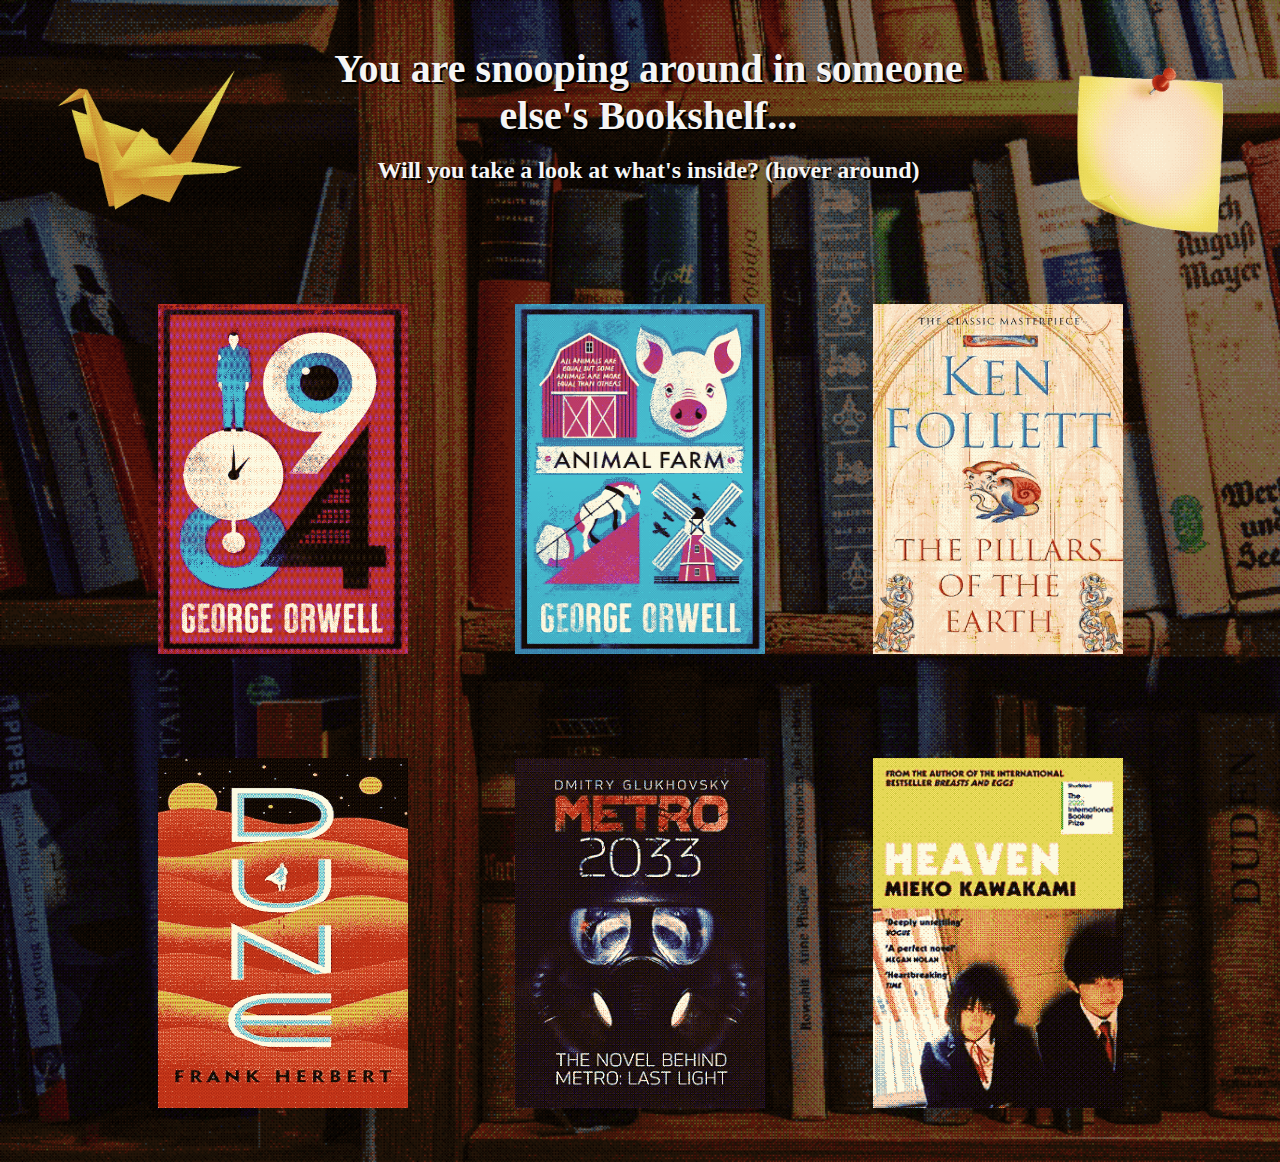
<file: index.html>
<!DOCTYPE html>
<html lang="en">
  <head>
    <meta charset="UTF-8" />
    <meta name="viewport" content="width=device-width, initial-scale=1.0" />
    <title>GCB's Bookshelf</title>
    <link rel="icon" type="image/x-icon" href="images/mc-bookshelf.ico" />
    <link rel="stylesheet" href="style.css" />
  </head>
  <body>
    <header>
      <div class="header-container">
        <div class="link-container">
          <a href="links.html" class="imgtxt">
            <img src="images/link-crane.png" alt="Links" />
            <span>LINKS</span>
          </a>
        </div>
        <div class="header-class">
          <h1>You are snooping around in someone else's Bookshelf...</h1>
          <br />
          <h2>Will you take a look at what's inside? (hover around)</h2>
        </div>
        <div class="about-container">
          <a href="about.html" class="imgtxt">
            <img src="images/about-note.png" alt="About" />
            <span>ABOUT</span>
          </a>
        </div>
      </div>
    </header>
    <main>
      <article>
        <section>
          <div class="book-list">
            <div class="book-display">
              <a href="books/1984.html" class="imgbook">
                <img src="images/books/1984.png" alt="George Orwell 1984" />
              </a>
            </div>
            <div class="book-display">
              <a href="books/Animal Farm.html" class="imgbook">
                <img
                  src="images/books/Animal Farm.png"
                  alt="George Orwell Animal Farm"
                />
              </a>
            </div>
            <div class="book-display">
              <a href="books/Pillars.html" class="imgbook">
                <img
                  src="images/books/Pillars.png"
                  alt="Kenn Follet The Pillars of the Earth"
                />
              </a>
            </div>
          </div>
          <div class="book-list">
            <div class="book-display">
              <a href="books/Dune.html" class="imgbook">
                <img src="images/books/Dune.png" alt="Frank Herbert Dune" />
              </a>
            </div>
            <div class="book-display">
              <a href="books/Metro 2033.html" class="imgbook">
                <img
                  src="images/books/Metro.png"
                  alt="Dmitry Glukhovsky Metro 2033"
                />
              </a>
            </div>
            <div class="book-display">
              <a href="books/Heaven.html" class="imgbook">
                <img
                  src="images/books/Heaven.png"
                  alt="Mieko Kawakami Heaven"
                />
              </a>
            </div>
          </div>
        </section>
      </article>
    </main>
  </body>
</html>
</file>
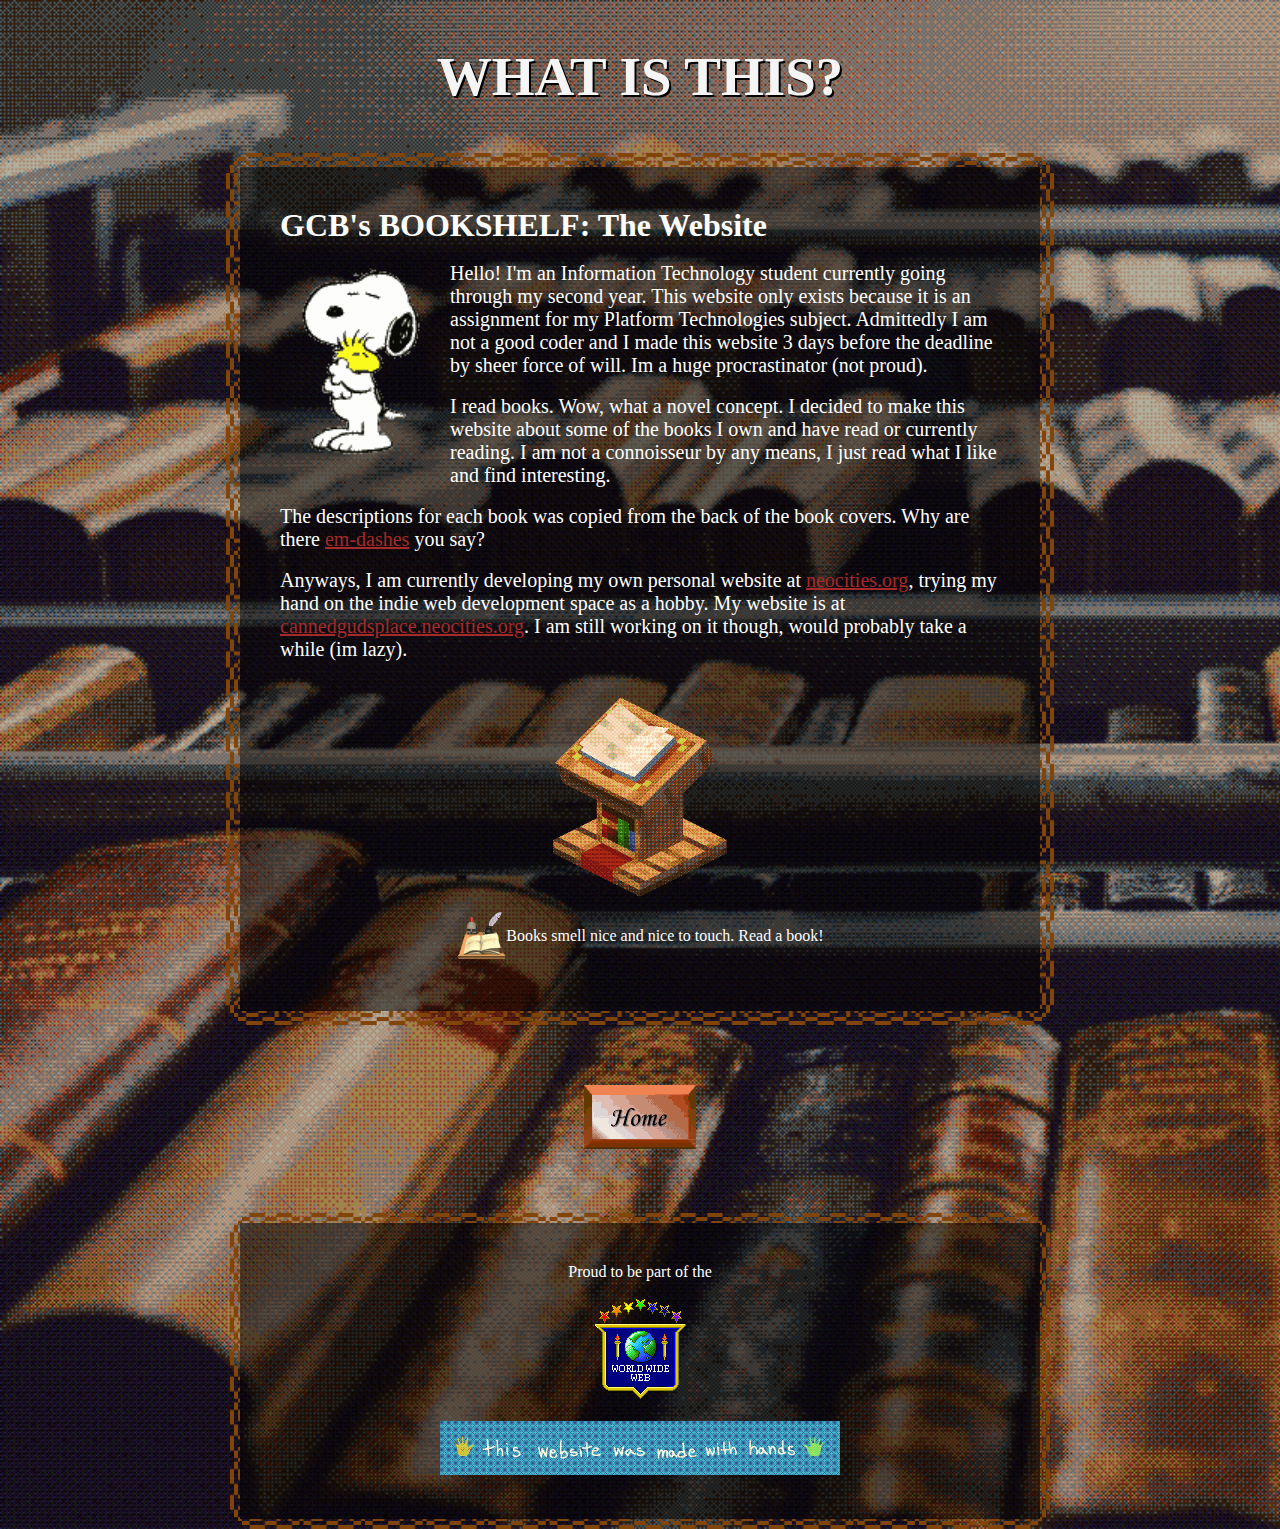
<file: about.html>
<!DOCTYPE html>
<html lang="en">
  <head>
    <meta charset="UTF-8" />
    <meta name="viewport" content="width=device-width, initial-scale=1.0" />
    <title>About</title>
    <link rel="icon" type="image/x-icon" href="images/mc-bookshelf.ico" />
    <link rel="stylesheet" href="style2.css" />
    <style>
      body {
        background: rgba(0, 0, 0, 0.3) url("images/book-lot.png");
        background-size: cover;
        background-blend-mode: darken;
        background-repeat: repeat-x;
      }
    </style>
  </head>
  <body>
    <header>
      <div class="header-class">
        <h1>WHAT IS THIS?</h1>
      </div>
    </header>
    <main>
      <article>
        <section>
          <div class="broider">
            <div class="text-container">
              <h2>GCB's BOOKSHELF: The Website</h2>
              <br />
              <img
                src="images/misc/snoopy.gif"
                alt="snoopy"
                width="150px"
                height="200px"
                id="img1"
              />
              <p>
                Hello! I'm an Information Technology student currently going
                through my second year. This website only exists because it is
                an assignment for my Platform Technologies subject. Admittedly I
                am not a good coder and I made this website 3 days before the
                deadline by sheer force of will. Im a huge procrastinator (not
                proud).
              </p>
              <br />
              <p>
                I read books. Wow, what a novel concept. I decided to make this
                website about some of the books I own and have read or currently
                reading. I am not a connoisseur by any means, I just read what I
                like and find interesting.
              </p>
              <br />
              <p>
                The descriptions for each book was copied from the back of the
                book covers. Why are there
                <a
                  href="https://the-em-dash.com/"
                  style="color: brown"
                  target="_blank"
                  >em-dashes</a
                >
                you say?
              </p>
              <br />
              <p>
                Anyways, I am currently developing my own personal website at
                <a
                  href="https://neocities.org/browse"
                  style="color: brown"
                  target="_blank"
                  >neocities.org</a
                >, trying my hand on the indie web development space as a hobby.
                My website is at
                <a
                  href="https://cannedgudsplace.neocities.org/"
                  style="color: brown"
                  target="_blank"
                  >cannedgudsplace.neocities.org</a
                >. I am still working on it though, would probably take a while
                (im lazy).
              </p>
              <br />
              <br />
              <div style="text-align: center">
                <img
                  src="images/misc/lecternbook.png"
                  width="200px"
                  height="200px"
                  alt="Minecraft Lectern"
                />
              </div>
              <div class="textbox">
                <img
                  src="images/misc/bookflip.gif"
                  width="50px"
                  height="50px"
                />
                <p style="font-size: 16px">
                  Books smell nice and nice to touch. Read a book!
                </p>
              </div>
            </div>
          </div>
        </section>
        <div style="text-align: center; margin-top: 60px">
          <a href="index.html">
            <img src="images/misc/home.gif" alt="Home Button" />
          </a>
        </div>
        <section>
          <div class="www-broider">
            <div class="www-container">
              <p style="font-size: 16px">Proud to be part of the</p>
              <br />
              <img src="images/misc/www-badge.gif" alt="WWW Badge" />
              <br />
              <br />
              <img
                src="images/misc/hands.png"
                alt="Made With Hands"
                width="400px"
              />
            </div>
          </div>
        </section>
      </article>
    </main>
  </body>
</html>
</file>
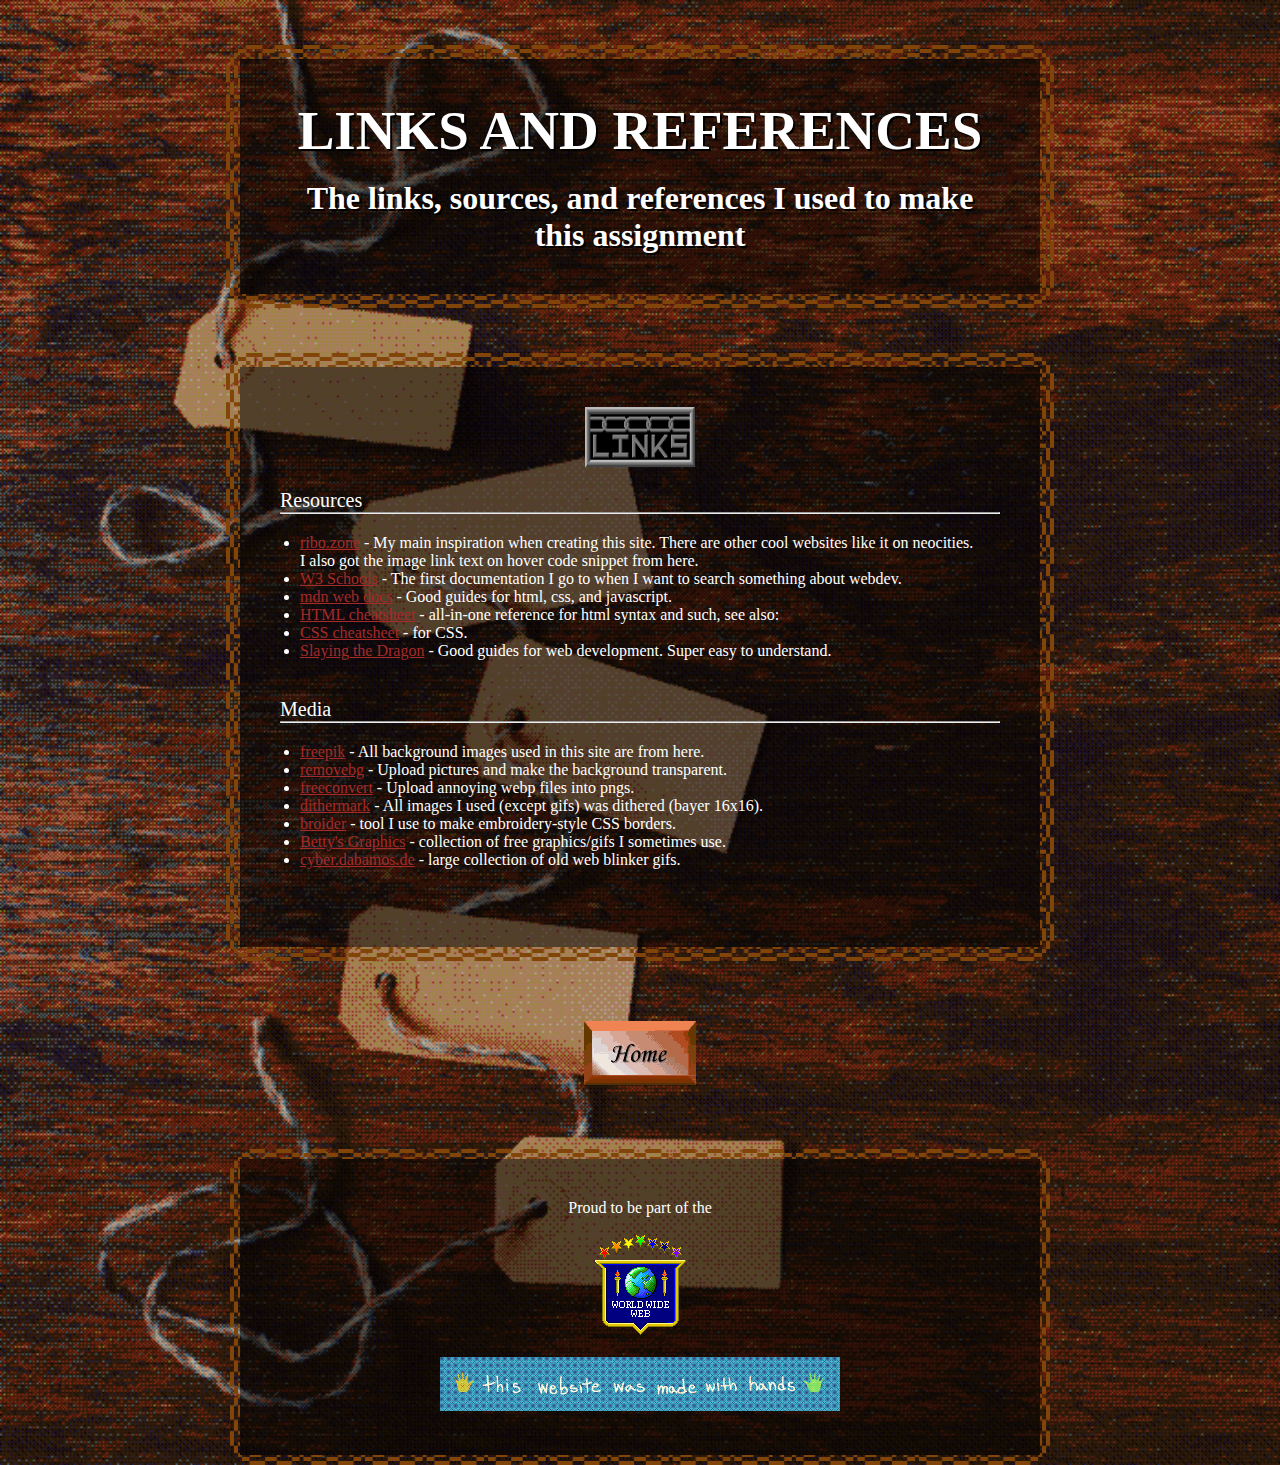
<file: links.html>
<!DOCTYPE html>
<html lang="en">
  <head>
    <meta charset="UTF-8" />
    <meta name="viewport" content="width=device-width, initial-scale=1.0" />
    <title>About</title>
    <link rel="icon" type="image/x-icon" href="images/mc-bookshelf.ico" />
    <link rel="stylesheet" href="style2.css" />
    <style>
      body {
        background: rgba(0, 0, 0, 0.3) url("images/links-page.png");
        background-size: cover;
        background-blend-mode: darken;
        background-repeat: repeat-x;
      }
    </style>
  </head>
  <body>
    <header>
      <div class="header-class">
        <div class="broider">
          <div class="text-container">
            <h1>LINKS AND REFERENCES</h1>
            <br />
            <h2>
              The links, sources, and references I used to make this assignment
            </h2>
          </div>
        </div>
      </div>
    </header>
    <main>
      <article>
        <section>
          <div class="broider">
            <div class="text-container">
              <div style="text-align: center">
                <img
                  src="images/misc/links.gif"
                  alt="Links"
                  width="110px"
                  height="60px"
                />
              </div>
              <br />
              <p>Resources</p>
              <hr />
              <div style="padding: 20px">
                <ul>
                  <li>
                    <a
                      href="https://ribo.zone/"
                      style="color: brown"
                      target="_blank"
                      >ribo.zone</a
                    >
                    - My main inspiration when creating this site. There are
                    other cool websites like it on neocities. I also got the
                    image link text on hover code snippet from here.
                  </li>
                  <li>
                    <a
                      href="https://www.w3schools.com/"
                      style="color: brown"
                      target="_blank"
                      >W3 Schools</a
                    >
                    - The first documentation I go to when I want to search
                    something about webdev.
                  </li>
                  <li>
                    <a
                      href="https://developer.mozilla.org/en-US/"
                      style="color: brown"
                      target="_blank"
                      >mdn web docs</a
                    >
                    - Good guides for html, css, and javascript.
                  </li>
                  <li>
                    <a
                      href="https://htmlcheatsheet.com/"
                      style="color: brown"
                      target="_blank"
                      >HTML cheatsheet</a
                    >
                    - all-in-one reference for html syntax and such, see also:
                  </li>
                  <li>
                    <a
                      href="https://htmlcheatsheet.com/css/"
                      style="color: brown"
                      target="_blank"
                      >CSS cheatsheet</a
                    >
                    - for CSS.
                  </li>
                  <li>
                    <a
                      href="https://www.youtube.com/@slayingthedragon"
                      style="color: brown"
                      target="_blank"
                      >Slaying the Dragon</a
                    >
                    - Good guides for web development. Super easy to understand.
                  </li>
                </ul>
              </div>
              <br />
              <p>Media</p>
              <hr />
              <div style="padding: 20px">
                <ul>
                  <li>
                    <a
                      href="https://www.freepik.com/"
                      style="color: brown"
                      target="_blank"
                      >freepik</a
                    >
                    - All background images used in this site are from here.
                  </li>
                  <li>
                    <a
                      href="https://www.remove.bg/"
                      style="color: brown"
                      target="_blank"
                      >removebg</a
                    >
                    - Upload pictures and make the background transparent.
                  </li>
                  <li>
                    <a
                      href="https://www.freeconvert.com/webp-to-png"
                      style="color: brown"
                      target="_blank"
                      >freeconvert</a
                    >
                    - Upload annoying webp files into pngs.
                  </li>
                  <li>
                    <a
                      href="https://app.dithermark.com/"
                      style="color: brown"
                      target="_blank"
                      >dithermark</a
                    >
                    - All images I used (except gifs) was dithered (bayer
                    16x16).
                  </li>
                  <li>
                    <a
                      href="https://maxbittker.github.io/broider/"
                      style="color: brown"
                      target="_blank"
                      >broider</a
                    >
                    - tool I use to make embroidery-style CSS borders.
                  </li>
                  <li>
                    <a
                      href="https://bettysgraphics.neocities.org/"
                      style="color: brown"
                      target="_blank"
                      >Betty's Graphics</a
                    >
                    - collection of free graphics/gifs I sometimes use.
                  </li>
                  <li>
                    <a
                      href="https://cyber.dabamos.de/88x31/index.html"
                      style="color: brown"
                      target="_blank"
                      >cyber.dabamos.de</a
                    >
                    - large collection of old web blinker gifs.
                  </li>
                </ul>
              </div>
              <br />
            </div>
          </div>
        </section>
        <div style="text-align: center; margin-top: 60px">
          <a href="index.html">
            <img src="images/misc/home.gif" alt="Home Button" />
          </a>
        </div>
        <section>
          <div class="www-broider">
            <div class="www-container">
              <p style="font-size: 16px">Proud to be part of the</p>
              <br />
              <img src="images/misc/www-badge.gif" alt="WWW Badge" />
              <br />
              <br />
              <img
                src="images/misc/hands.png"
                alt="Made With Hands"
                width="400px"
              />
            </div>
          </div>
        </section>
      </article>
    </main>
  </body>
</html>
</file>
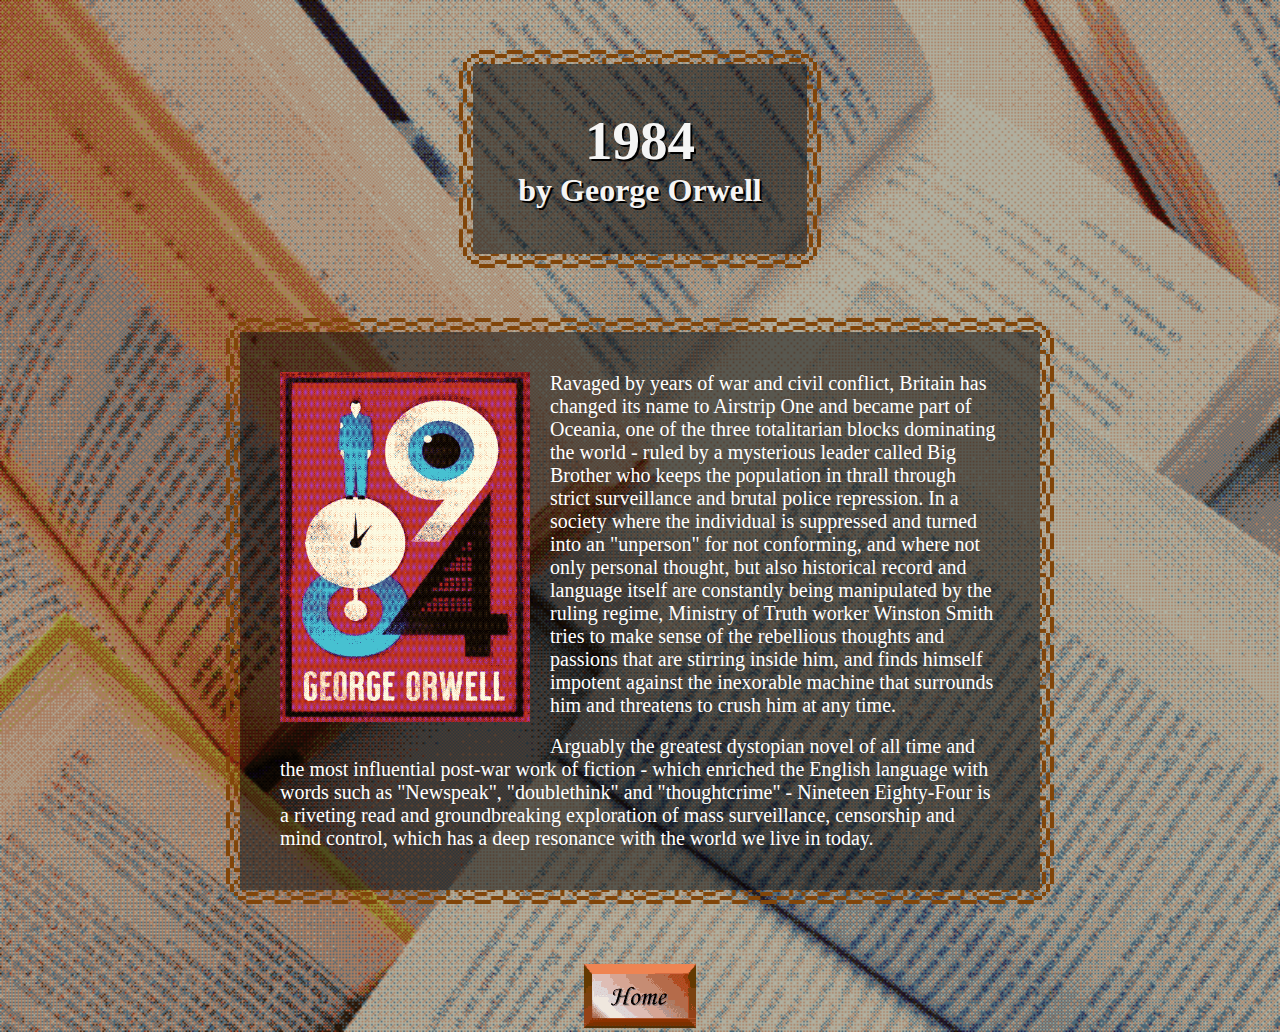
<file: books/1984.html>
<!DOCTYPE html>
<html lang="en">
  <head>
    <meta charset="UTF-8" />
    <meta name="viewport" content="width=device-width, initial-scale=1.0" />
    <title>1984</title>
    <link rel="icon" type="image/x-icon" href="../images/mc-bookshelf.ico" />
    <link rel="stylesheet" href="../style2.css" />
    <style>
      body {
        background: rgba(0, 0, 0, 0.3) url("../images/openbook.png");
        background-size: cover;
        background-blend-mode: darken;
        background-repeat: repeat-x;
      }
    </style>
  </head>
  <body>
    <header style="text-align: center; margin-top: 50px">
      <div class="broider">
        <div class="header-class-book">
          <h1>1984</h1>
          <h2>by George Orwell</h2>
        </div>
      </div>
    </header>
    <main>
      <article>
        <section style="margin-top: 50px">
          <div class="broider">
            <div class="text-container">
              <img
                src="../images/books/1984.png"
                alt="1984 Book Cover"
                width="250px"
                height="350px"
                id="img1"
              />
              <p>
                Ravaged by years of war and civil conflict, Britain has changed
                its name to Airstrip One and became part of Oceania, one of the
                three totalitarian blocks dominating the world - ruled by a
                mysterious leader called Big Brother who keeps the population in
                thrall through strict surveillance and brutal police repression.
                In a society where the individual is suppressed and turned into
                an "unperson" for not conforming, and where not only personal
                thought, but also historical record and language itself are
                constantly being manipulated by the ruling regime, Ministry of
                Truth worker Winston Smith tries to make sense of the rebellious
                thoughts and passions that are stirring inside him, and finds
                himself impotent against the inexorable machine that surrounds
                him and threatens to crush him at any time.
              </p>
              <br />
              <p>
                Arguably the greatest dystopian novel of all time and the most
                influential post-war work of fiction - which enriched the
                English language with words such as "Newspeak", "doublethink"
                and "thoughtcrime" - Nineteen Eighty-Four is a riveting read and
                groundbreaking exploration of mass surveillance, censorship and
                mind control, which has a deep resonance with the world we live
                in today.
              </p>
            </div>
          </div>
        </section>
        <div style="text-align: center; margin-top: 60px">
          <a href="../index.html">
            <img src="../images/misc/home.gif" alt="Home Button" />
          </a>
        </div>
      </article>
    </main>
  </body>
</html>
</file>
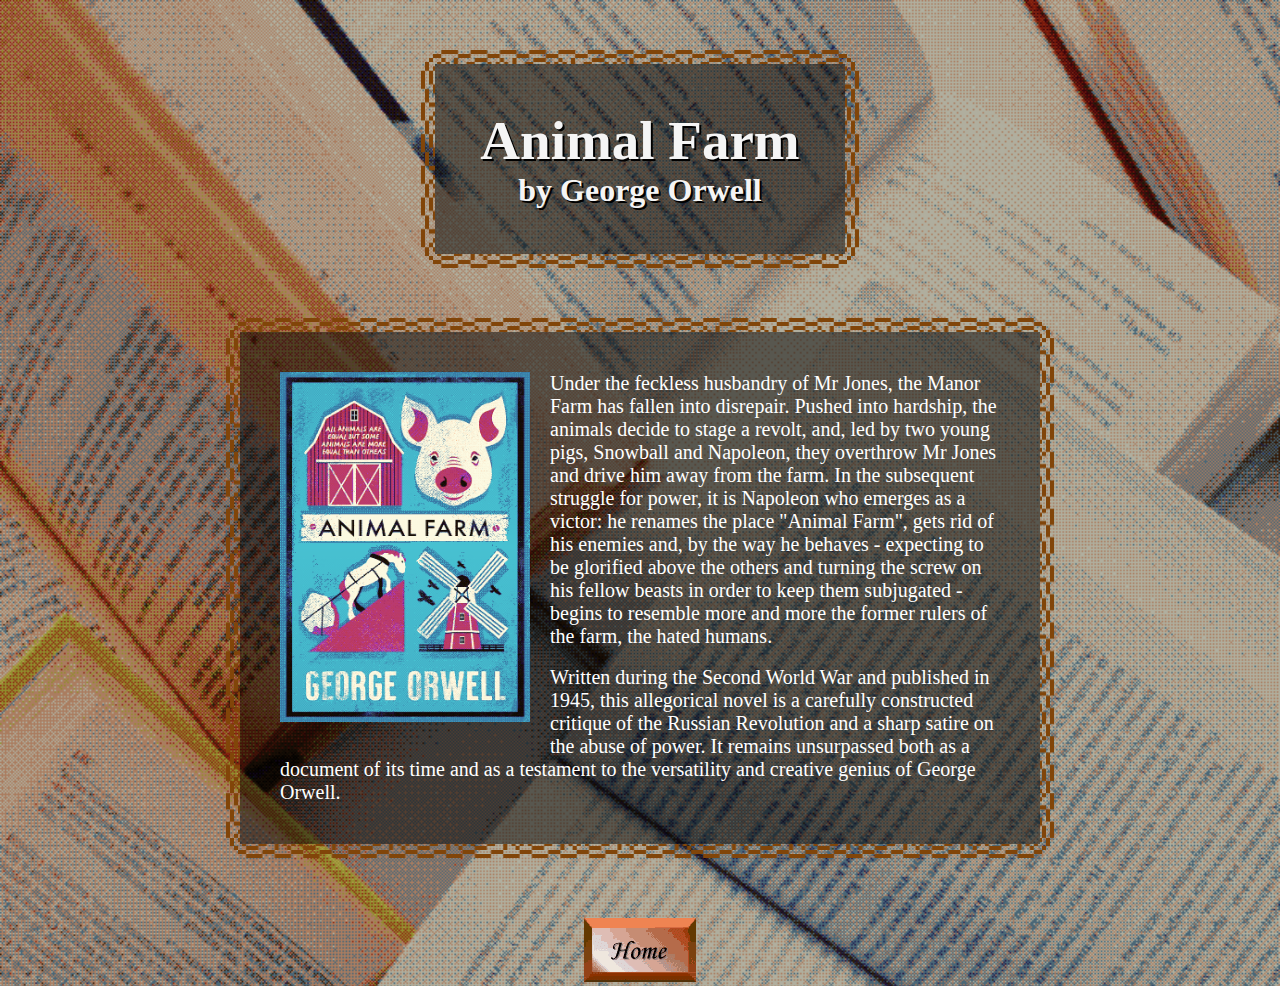
<file: books/Animal Farm.html>
<!DOCTYPE html>
<html lang="en">
  <head>
    <meta charset="UTF-8" />
    <meta name="viewport" content="width=device-width, initial-scale=1.0" />
    <title>Animal Farm</title>
    <link rel="icon" type="image/x-icon" href="../images/mc-bookshelf.ico" />
    <link rel="stylesheet" href="../style2.css" />
    <style>
      body {
        background: rgba(0, 0, 0, 0.3) url("../images/openbook.png");
        background-size: cover;
        background-blend-mode: darken;
        background-repeat: repeat-x;
      }
    </style>
  </head>
  <body>
    <header style="text-align: center; margin-top: 50px">
      <div class="broider">
        <div class="header-class-book">
          <h1>Animal Farm</h1>
          <h2>by George Orwell</h2>
        </div>
      </div>
    </header>
    <main>
      <article>
        <section style="margin-top: 50px">
          <div class="broider">
            <div class="text-container">
              <img
                src="../images/books/Animal Farm.png"
                alt="Animal Farm Book Cover"
                width="250px"
                height="350px"
                id="img1"
              />
              <p>
                Under the feckless husbandry of Mr Jones, the Manor Farm has
                fallen into disrepair. Pushed into hardship, the animals decide
                to stage a revolt, and, led by two young pigs, Snowball and
                Napoleon, they overthrow Mr Jones and drive him away from the
                farm. In the subsequent struggle for power, it is Napoleon who
                emerges as a victor: he renames the place "Animal Farm", gets
                rid of his enemies and, by the way he behaves - expecting to be
                glorified above the others and turning the screw on his fellow
                beasts in order to keep them subjugated - begins to resemble
                more and more the former rulers of the farm, the hated humans.
              </p>
              <br />
              <p>
                Written during the Second World War and published in 1945, this
                allegorical novel is a carefully constructed critique of the
                Russian Revolution and a sharp satire on the abuse of power. It
                remains unsurpassed both as a document of its time and as a
                testament to the versatility and creative genius of George
                Orwell.
              </p>
            </div>
          </div>
        </section>
        <div style="text-align: center; margin-top: 60px">
          <a href="../index.html">
            <img src="../images/misc/home.gif" alt="Home Button" />
          </a>
        </div>
      </article>
    </main>
  </body>
</html>
</file>
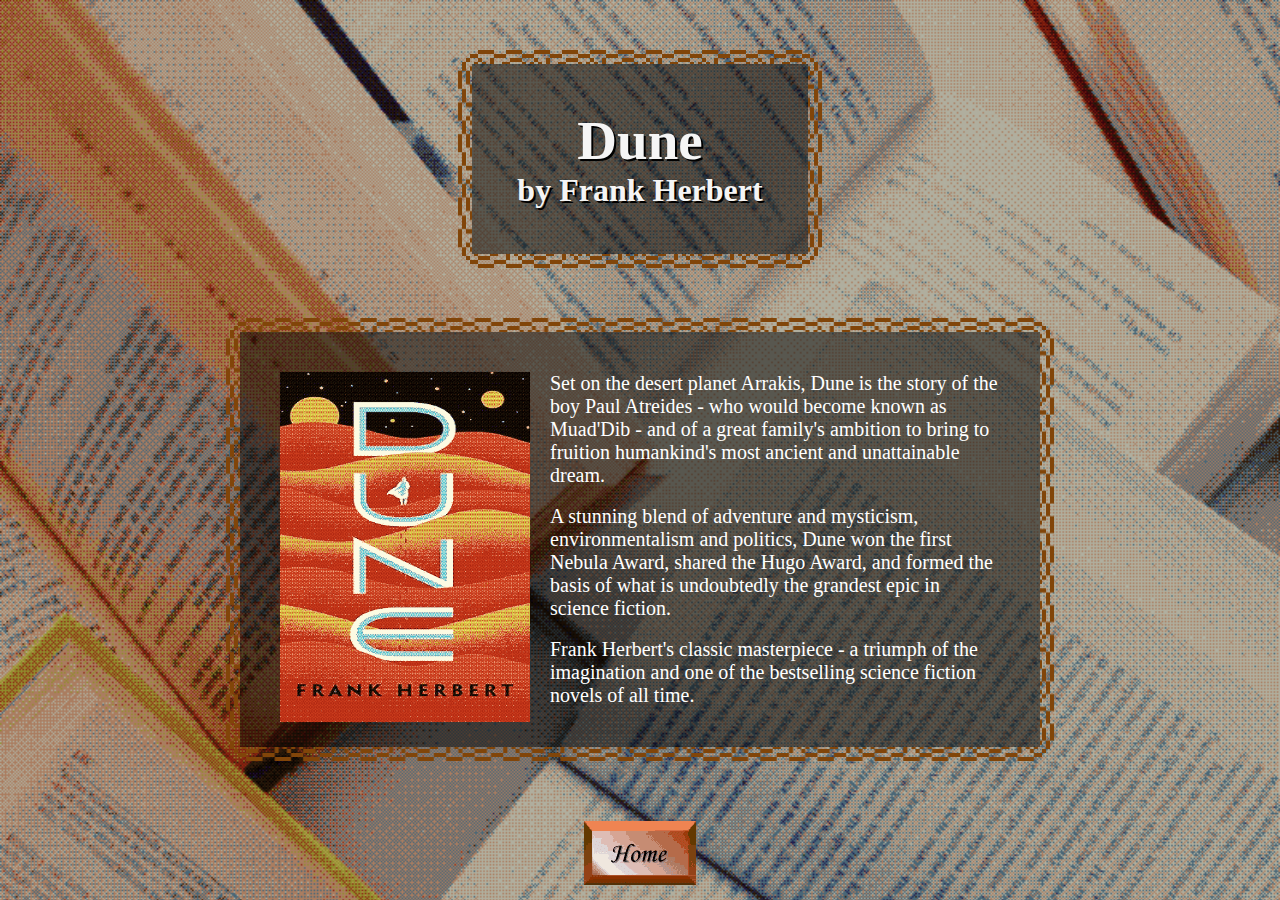
<file: books/Dune.html>
<!DOCTYPE html>
<html lang="en">
  <head>
    <meta charset="UTF-8" />
    <meta name="viewport" content="width=device-width, initial-scale=1.0" />
    <title>Dune</title>
    <link rel="icon" type="image/x-icon" href="../images/mc-bookshelf.ico" />
    <link rel="stylesheet" href="../style2.css" />
    <style>
      body {
        background: rgba(0, 0, 0, 0.3) url("../images/openbook.png");
        background-size: cover;
        background-blend-mode: darken;
        background-repeat: repeat-x;
      }
    </style>
  </head>
  <body>
    <header style="text-align: center; margin-top: 50px">
      <div class="broider">
        <div class="header-class-book">
          <h1>Dune</h1>
          <h2>by Frank Herbert</h2>
        </div>
      </div>
    </header>
    <main>
      <article>
        <section style="margin-top: 50px">
          <div class="broider">
            <div class="text-container">
              <img
                src="../images/books/Dune.png"
                alt="Dune Book Cover"
                width="250px"
                height="350px"
                id="img1"
              />
              <p>
                Set on the desert planet Arrakis, Dune is the story of the boy
                Paul Atreides - who would become known as Muad'Dib - and of a
                great family's ambition to bring to fruition humankind's most
                ancient and unattainable dream.
              </p>
              <br />
              <p>
                A stunning blend of adventure and mysticism, environmentalism
                and politics, Dune won the first Nebula Award, shared the Hugo
                Award, and formed the basis of what is undoubtedly the grandest
                epic in science fiction.
              </p>
              <br />
              <p>
                Frank Herbert's classic masterpiece - a triumph of the
                imagination and one of the bestselling science fiction novels of
                all time.
              </p>
            </div>
          </div>
        </section>
        <div style="text-align: center; margin-top: 60px">
          <a href="../index.html">
            <img src="../images/misc/home.gif" alt="Home Button" />
          </a>
        </div>
      </article>
    </main>
  </body>
</html>
</file>
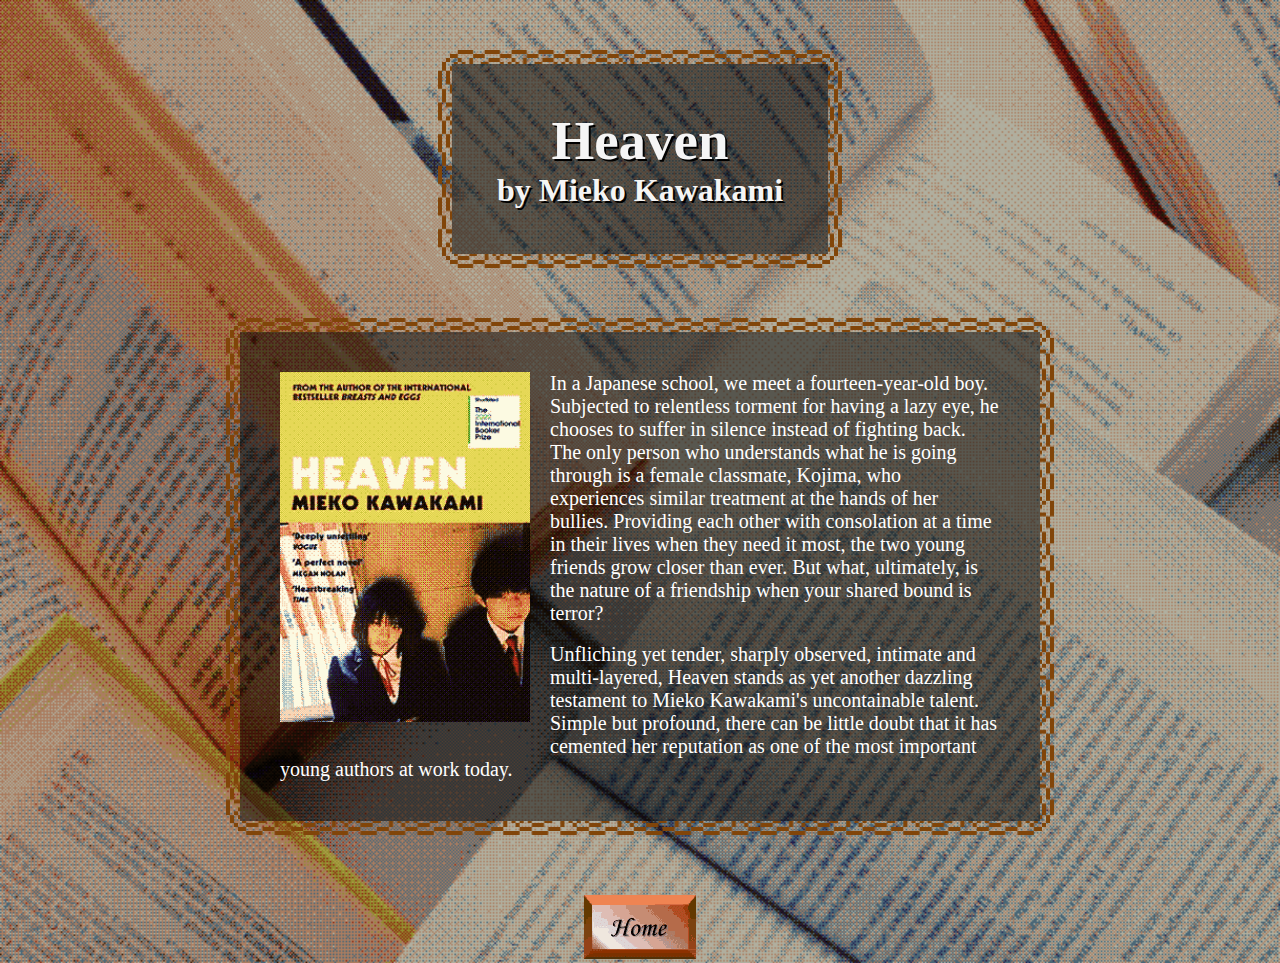
<file: books/Heaven.html>
<!DOCTYPE html>
<html lang="en">
  <head>
    <meta charset="UTF-8" />
    <meta name="viewport" content="width=device-width, initial-scale=1.0" />
    <title>Heaven</title>
    <link rel="icon" type="image/x-icon" href="../images/mc-bookshelf.ico" />
    <link rel="stylesheet" href="../style2.css" />
    <style>
      body {
        background: rgba(0, 0, 0, 0.3) url("../images/openbook.png");
        background-size: cover;
        background-blend-mode: darken;
        background-repeat: repeat-x;
      }
    </style>
  </head>
  <body>
    <header style="text-align: center; margin-top: 50px">
      <div class="broider">
        <div class="header-class-book">
          <h1>Heaven</h1>
          <h2>by Mieko Kawakami</h2>
        </div>
      </div>
    </header>
    <main>
      <article>
        <section style="margin-top: 50px">
          <div class="broider">
            <div class="text-container">
              <img
                src="../images/books/Heaven.png"
                alt="Heaven Book Cover"
                width="250px"
                height="350px"
                id="img1"
              />
              <p>
                In a Japanese school, we meet a fourteen-year-old boy. Subjected
                to relentless torment for having a lazy eye, he chooses to
                suffer in silence instead of fighting back. The only person who
                understands what he is going through is a female classmate,
                Kojima, who experiences similar treatment at the hands of her
                bullies. Providing each other with consolation at a time in
                their lives when they need it most, the two young friends grow
                closer than ever. But what, ultimately, is the nature of a
                friendship when your shared bound is terror?
              </p>
              <br />
              <p>
                Unfliching yet tender, sharply observed, intimate and
                multi-layered, Heaven stands as yet another dazzling testament
                to Mieko Kawakami's uncontainable talent. Simple but profound,
                there can be little doubt that it has cemented her reputation as
                one of the most important young authors at work today.
              </p>
            </div>
          </div>
        </section>
        <div style="text-align: center; margin-top: 60px">
          <a href="../index.html">
            <img src="../images/misc/home.gif" alt="Home Button" />
          </a>
        </div>
      </article>
    </main>
  </body>
</html>
</file>
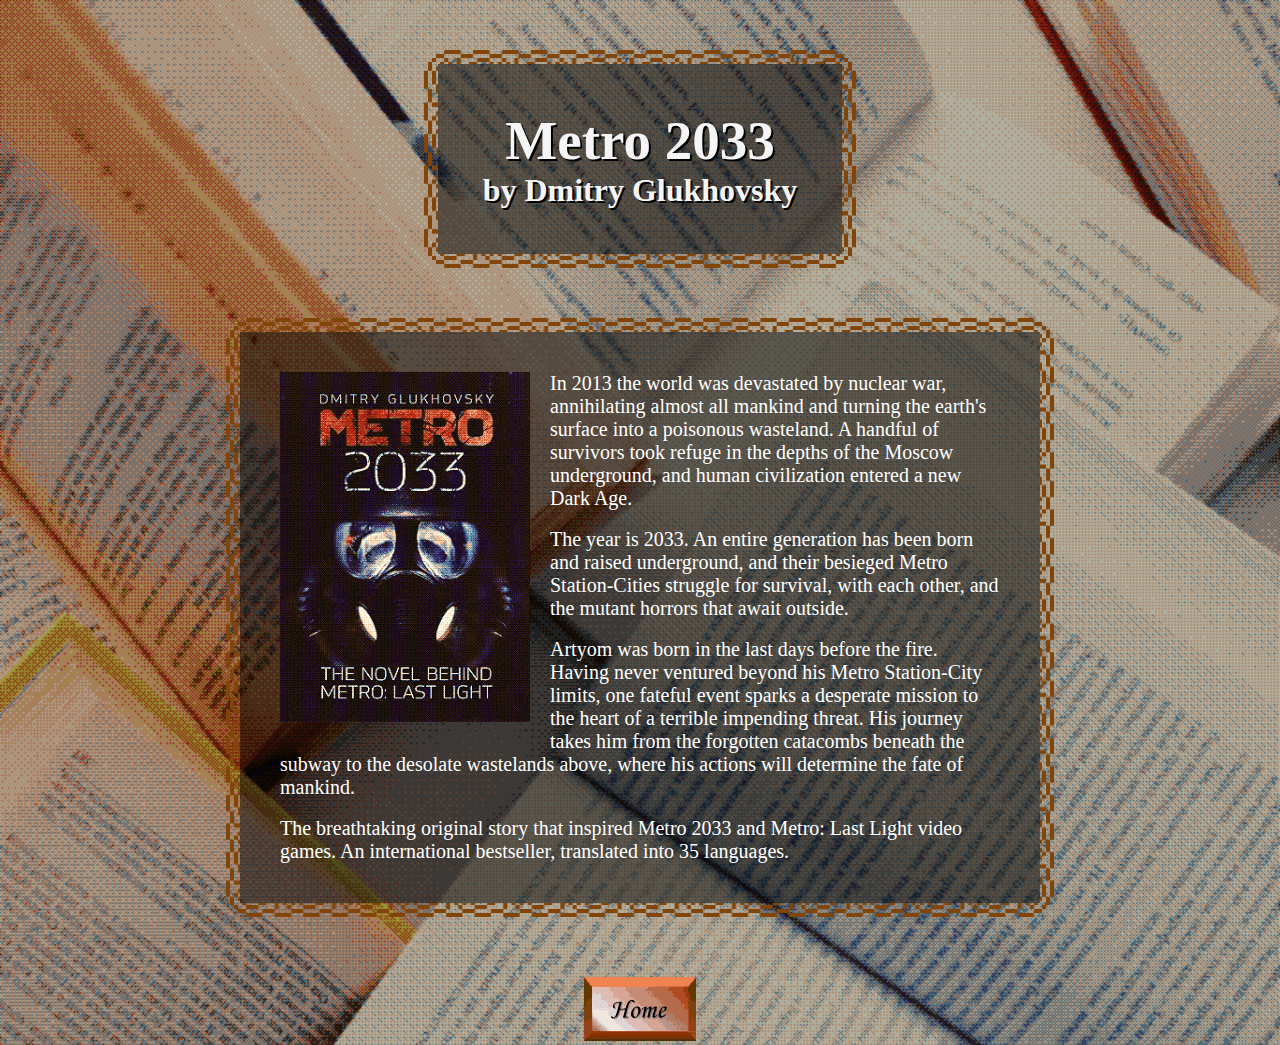
<file: books/Metro 2033.html>
<!DOCTYPE html>
<html lang="en">
  <head>
    <meta charset="UTF-8" />
    <meta name="viewport" content="width=device-width, initial-scale=1.0" />
    <title>Metro 2033</title>
    <link rel="icon" type="image/x-icon" href="../images/mc-bookshelf.ico" />
    <link rel="stylesheet" href="../style2.css" />
    <style>
      body {
        background: rgba(0, 0, 0, 0.3) url("../images/openbook.png");
        background-size: cover;
        background-blend-mode: darken;
        background-repeat: repeat-x;
      }
    </style>
  </head>
  <body>
    <header style="text-align: center; margin-top: 50px">
      <div class="broider">
        <div class="header-class-book">
          <h1>Metro 2033</h1>
          <h2>by Dmitry Glukhovsky</h2>
        </div>
      </div>
    </header>
    <main>
      <article>
        <section style="margin-top: 50px">
          <div class="broider">
            <div class="text-container">
              <img
                src="../images/books/Metro.png"
                alt="Metro 2033 Book Cover"
                width="250px"
                height="350px"
                id="img1"
              />
              <p>
                In 2013 the world was devastated by nuclear war, annihilating
                almost all mankind and turning the earth's surface into a
                poisonous wasteland. A handful of survivors took refuge in the
                depths of the Moscow underground, and human civilization entered
                a new Dark Age.
              </p>
              <br />
              <p>
                The year is 2033. An entire generation has been born and raised
                underground, and their besieged Metro Station-Cities struggle
                for survival, with each other, and the mutant horrors that await
                outside.
              </p>
              <br />
              <p>
                Artyom was born in the last days before the fire. Having never
                ventured beyond his Metro Station-City limits, one fateful event
                sparks a desperate mission to the heart of a terrible impending
                threat. His journey takes him from the forgotten catacombs
                beneath the subway to the desolate wastelands above, where his
                actions will determine the fate of mankind.
              </p>
              <br />
              <p>
                The breathtaking original story that inspired Metro 2033 and
                Metro: Last Light video games. An international bestseller,
                translated into 35 languages.
              </p>
            </div>
          </div>
        </section>
        <div style="text-align: center; margin-top: 60px">
          <a href="../index.html">
            <img src="../images/misc/home.gif" alt="Home Button" />
          </a>
        </div>
      </article>
    </main>
  </body>
</html>
</file>
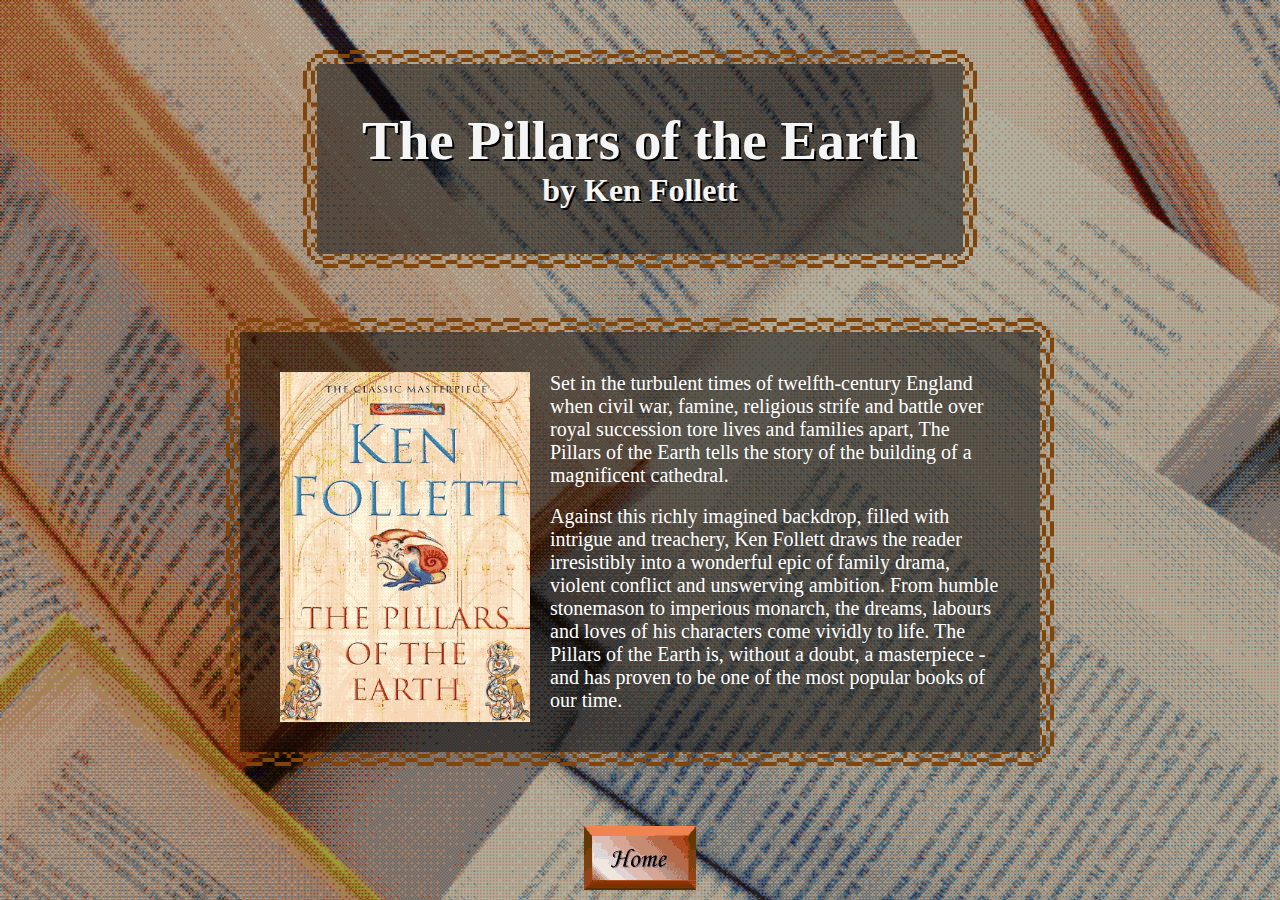
<file: books/Pillars.html>
<!DOCTYPE html>
<html lang="en">
  <head>
    <meta charset="UTF-8" />
    <meta name="viewport" content="width=device-width, initial-scale=1.0" />
    <title>The Pillars of the Earth</title>
    <link rel="icon" type="image/x-icon" href="../images/mc-bookshelf.ico" />
    <link rel="stylesheet" href="../style2.css" />
    <style>
      body {
        background: rgba(0, 0, 0, 0.3) url("../images/openbook.png");
        background-size: cover;
        background-blend-mode: darken;
        background-repeat: repeat-x;
      }
    </style>
  </head>
  <body>
    <header style="text-align: center; margin-top: 50px">
      <div class="broider">
        <div class="header-class-book">
          <h1>The Pillars of the Earth</h1>
          <h2>by Ken Follett</h2>
        </div>
      </div>
    </header>
    <main>
      <article>
        <section style="margin-top: 50px">
          <div class="broider">
            <div class="text-container">
              <img
                src="../images/books/Pillars.png"
                alt="The Pillars of the Earth Book Cover"
                width="250px"
                height="350px"
                id="img1"
              />
              <p>
                Set in the turbulent times of twelfth-century England when civil
                war, famine, religious strife and battle over royal succession
                tore lives and families apart, The Pillars of the Earth tells
                the story of the building of a magnificent cathedral.
              </p>
              <br />
              <p>
                Against this richly imagined backdrop, filled with intrigue and
                treachery, Ken Follett draws the reader irresistibly into a
                wonderful epic of family drama, violent conflict and unswerving
                ambition. From humble stonemason to imperious monarch, the
                dreams, labours and loves of his characters come vividly to
                life. The Pillars of the Earth is, without a doubt, a
                masterpiece - and has proven to be one of the most popular books
                of our time.
              </p>
            </div>
          </div>
        </section>
        <div style="text-align: center; margin-top: 60px">
          <a href="../index.html">
            <img src="../images/misc/home.gif" alt="Home Button" />
          </a>
        </div>
      </article>
    </main>
  </body>
</html>
</file>
<file: style.css>
*,
*::before,
*::after {
  box-sizing: border-box;
}

* {
  margin: 0;
  padding: 0;
}

body {
  background: rgba(0, 0, 0, 0.5) url("images/dithered-bookshelf.png");
  background-size: cover;
  background-blend-mode: darken;
  background-repeat: repeat-x;
}

.header-class {
  text-align: center;
  color: whitesmoke;
  text-shadow: 2px 2px black;
  padding: 45px;
  width: 1000px;
  height: 200px;
}

.header-class h1 {
  font-size: 40px;
}

.header-container {
  display: flex;
  justify-content: center;
}

.about-container {
  padding-top: 50px;
  width: 300px;
}

.about-container img {
  display: block;
  margin: 0 auto;
  width: 200px;
  height: auto;
}

.link-container {
  padding-top: 40px;
  padding-left: 50px;
  width: 300px;
}

.link-container img {
  display: block;
  margin: 0 auto;
  width: 200px;
  height: auto;
}

.imgtxt {
  width: fit-content;
  height: fit-content;
  display: inline-block;
  position: relative;
}
.imgtxt span {
  opacity: 0;
  position: absolute;
  top: 50%;
  left: 50%;
  transform: translate(-50%, -50%);
  z-index: 99;
  font-size: 2rem;
  color: #fff;
  filter: drop-shadow(1px 1px 0 black) drop-shadow(-1px 1px 0 black)
    drop-shadow(1px -1px 0 black) drop-shadow(-1px -1px 0 black);
}
.imgtxt:hover span,
.imgtxt:focus span {
  opacity: 1;
}
.imgtxt:hover img,
.imgtxt:focus img {
  transform: rotate(-20deg);
}

.book-list {
  display: flex;
  justify-content: space-evenly;
  padding: 50px;
}

.book-display img {
  width: 250px;
  height: 350px;
}

.imgbook {
  width: fit-content;
  height: fit-content;
  display: inline-block;
  position: relative;
}
.imgbook:hover span,
.imgbook:focus span {
  opacity: 1;
}
.imgbook:hover img,
.imgbook:focus img {
  transform: scale(1.2);
}
</file>
<file: style2.css>
*,
*::before,
*::after {
  box-sizing: border-box;
}

* {
  margin: 0;
  padding: 0;
}

.header-class {
  text-align: center;
  color: whitesmoke;
  text-shadow: 2px 2px black;
  padding: 45px;
}

.header-class h1 {
  font-size: 55px;
}

.header-class h2 {
  text-align: center;
}

section {
  display: flex;
  justify-content: center;
}

.broider {
  display: inline-block;
  border-image: url("[data-uri]")
    14 / 14px / 0 round;
  border-width: 14px;
  border-style: solid;
}

.text-container {
  padding: 40px;
  width: 800px;
  height: auto;
  background-color: rgba(0, 0, 0, 0.5);
  color: white;
}

h2 {
  text-align: left;
  font-size: 32px;
  font-weight: bold;
}

p {
  font-size: 20px;
}
#img1 {
  float: left;
  margin-right: 20px;
  margin-bottom: 20px;
}

.textbox {
  padding: 10px;
  display: flex;
  align-items: center;
  justify-content: center;
}

.www-container {
  padding: 40px;
  width: 800px;
  height: auto;
  background-color: rgba(0, 0, 0, 0.5);
  color: white;
  text-align: center;
}

.www-broider {
  margin-top: 60px;
  display: inline-block;
  border-image: url("[data-uri]")
    10 / 10px / 0 round;
  border-width: 10px;
  border-style: solid;
}

.header-class-book {
  text-align: center;
  color: whitesmoke;
  text-shadow: 2px 2px black;
  background-color: rgba(0, 0, 0, 0.5);
  padding: 45px;
}

.header-class-book h1 {
  font-size: 55px;
}

.header-class-book h2 {
  text-align: center;
}
</file>
